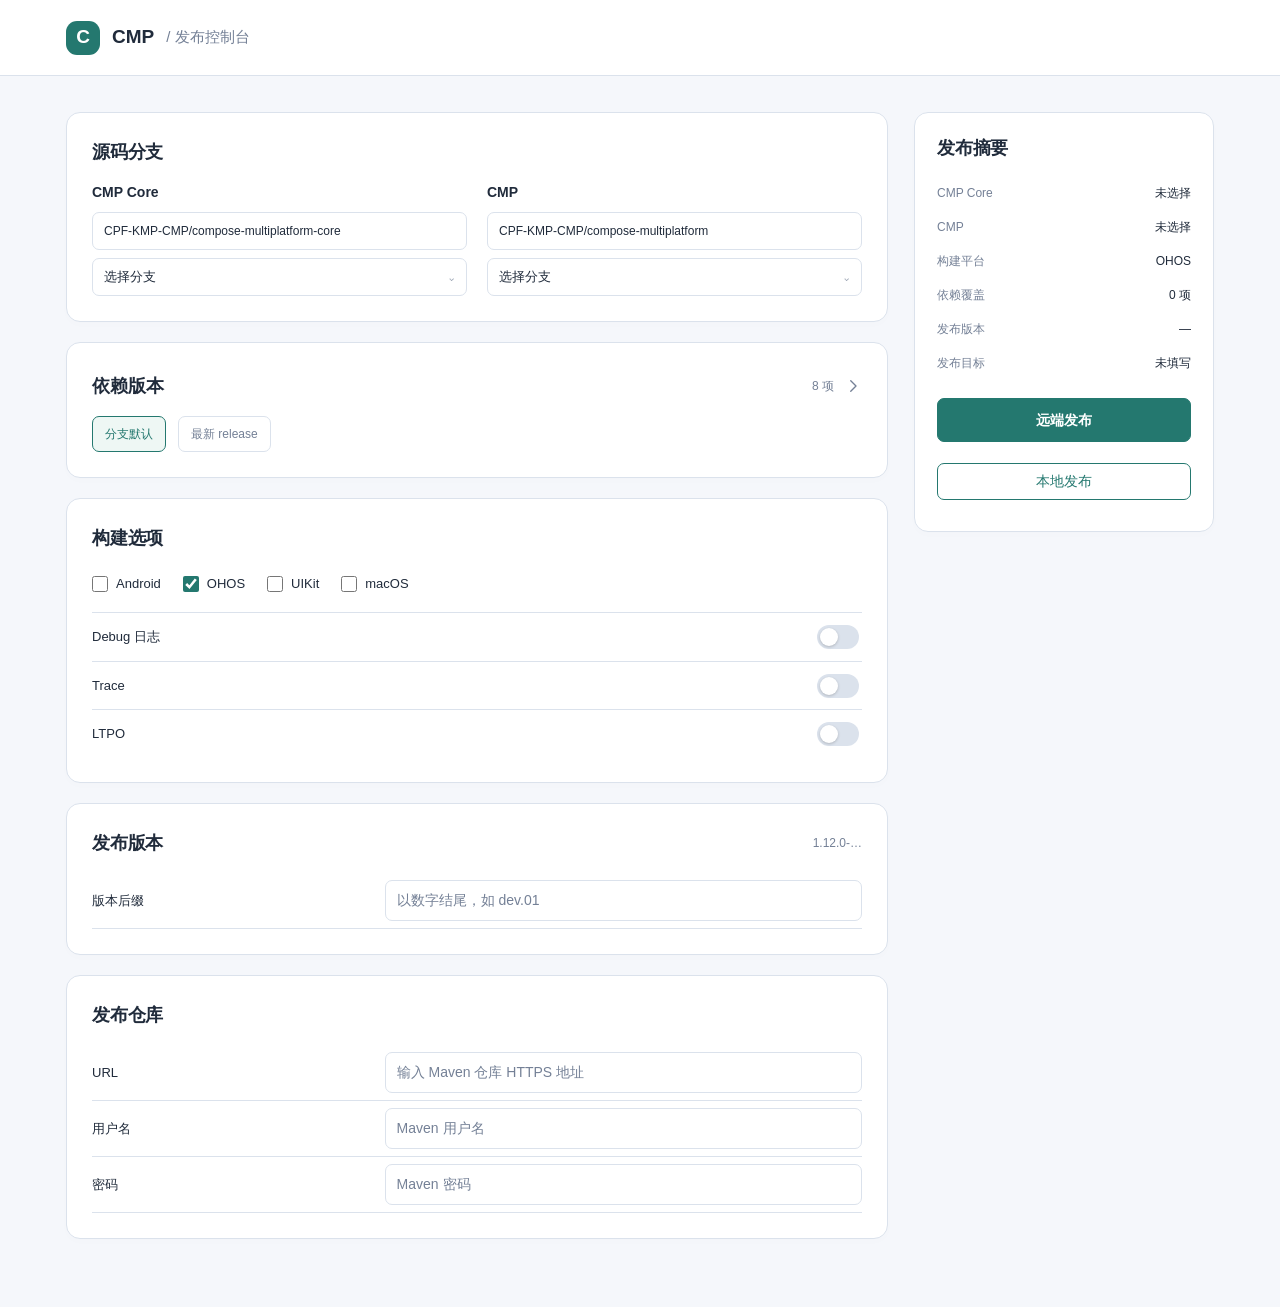
<file: docs/index.html>
<!doctype html>
<html lang="zh-CN">
<head>
  <meta charset="utf-8">
  <meta name="viewport" content="width=device-width,initial-scale=1">
  <meta name="color-scheme" content="light dark">
  <title>CMP 发布</title>
  <link rel="icon" type="image/png" sizes="32x32" href="favicon.png">
  <link rel="icon" type="image/svg+xml" sizes="any" href="favicon.svg">
  <link rel="stylesheet" href="style.css">
</head>
<body>
<header><div class="header-content"><a class="brand" href="./"><span class="logo" aria-hidden="true">C</span>CMP <span class="muted">/ 发布控制台</span></a></div></header>
<main>
  <div class="layout">
    <form id="config-form">
      <section aria-labelledby="sources-title">
        <div class="section-title"><h2 id="sources-title">源码分支</h2></div>
        <div class="branches" id="branches"></div>
      </section>
      <section aria-labelledby="toggle-dependencies">
        <h2 class="section-title dependency-heading">
          <button type="button" id="toggle-dependencies" aria-expanded="false" aria-controls="dependency-panel" aria-label="展开依赖">
            <span>依赖版本</span><span id="dependency-state" class="section-value"></span>
            <svg viewBox="0 0 24 24" width="18" height="18" fill="none" stroke="currentColor" stroke-width="1.8" stroke-linecap="round" stroke-linejoin="round" aria-hidden="true"><path d="m9 5 7 7-7 7"/></svg>
          </button>
        </h2>
        <div class="toolbar" role="group" aria-label="设置所有依赖版本">
          <button type="button" id="reset-modes" aria-label="全部使用分支默认" aria-pressed="true">分支默认</button>
          <button type="button" id="latest-modes" aria-label="全部使用最新 release" aria-pressed="false">最新 release</button>
        </div>
        <div id="dependency-panel" class="dependency-panel" aria-hidden="true" inert><div id="dependencies"></div></div>
      </section>
      <section aria-labelledby="build-options-title">
        <div class="section-title"><h2 id="build-options-title">构建选项</h2></div>
        <div class="platform-options" role="group" aria-label="构建平台">
          <label><input type="checkbox" name="platform" value="android">Android</label>
          <label><input type="checkbox" name="platform" value="ohos" checked>OHOS</label>
          <label><input type="checkbox" name="platform" value="uikit">UIKit</label>
          <label><input type="checkbox" name="platform" value="macos">macOS</label>
        </div>
        <label class="switch-row"><span>Debug 日志</span><input id="build-debug" type="checkbox" role="switch"></label>
        <label class="switch-row"><span>Trace</span><input id="build-trace" type="checkbox" role="switch"></label>
        <label class="switch-row" title="LTPO 日志需开启 Debug 日志；LTPO Trace 输出需开启 Trace"><span>LTPO</span><input id="build-ltpo" type="checkbox" role="switch"></label>
      </section>
      <section aria-labelledby="release-title">
        <div class="section-title"><h2 id="release-title">发布版本</h2><span id="full-version" class="section-value">1.12.0-…</span></div>
        <label class="field form-row"><span>版本后缀</span><input id="suffix" placeholder="以数字结尾，如 dev.01" autocomplete="off" maxlength="64" aria-describedby="suffix-message"></label>
        <p class="hint error" id="suffix-message" role="status" hidden></p>
        </section>
      <section aria-labelledby="repository-title">
        <div class="section-title"><h2 id="repository-title">发布仓库</h2></div>
        <label class="field form-row"><span>URL</span><input id="publish-url" type="url" maxlength="2048" spellcheck="false" autocomplete="off" placeholder="输入 Maven 仓库 HTTPS 地址" aria-describedby="repository-error"></label>
        <label class="field form-row"><span>用户名</span><input id="maven-username" maxlength="128" autocomplete="off" spellcheck="false" placeholder="Maven 用户名" aria-describedby="repository-error"></label>
        <label class="field form-row"><span>密码</span><input id="maven-password" type="password" maxlength="1024" autocomplete="off" placeholder="Maven 密码" aria-describedby="repository-error"></label>
        <p id="repository-error" class="hint error" role="status" hidden></p>
      </section>
    </form>
    <aside>
      <div class="summary-card">
        <h2>发布摘要</h2>
        <dl id="summary"></dl>
        <button type="button" id="publish-run" class="primary submit" aria-describedby="publish-status">远端发布</button>
        <p class="hint publish-status" id="publish-status" role="status"></p>
        <button type="button" id="debug-run" class="debug-button">本地发布</button>
        <p id="debug-status" class="hint" role="status"></p>
      </div>
    </aside>
  </div>
</main>
<script type="module" src="app.js"></script>
</body>
</html>
</file>
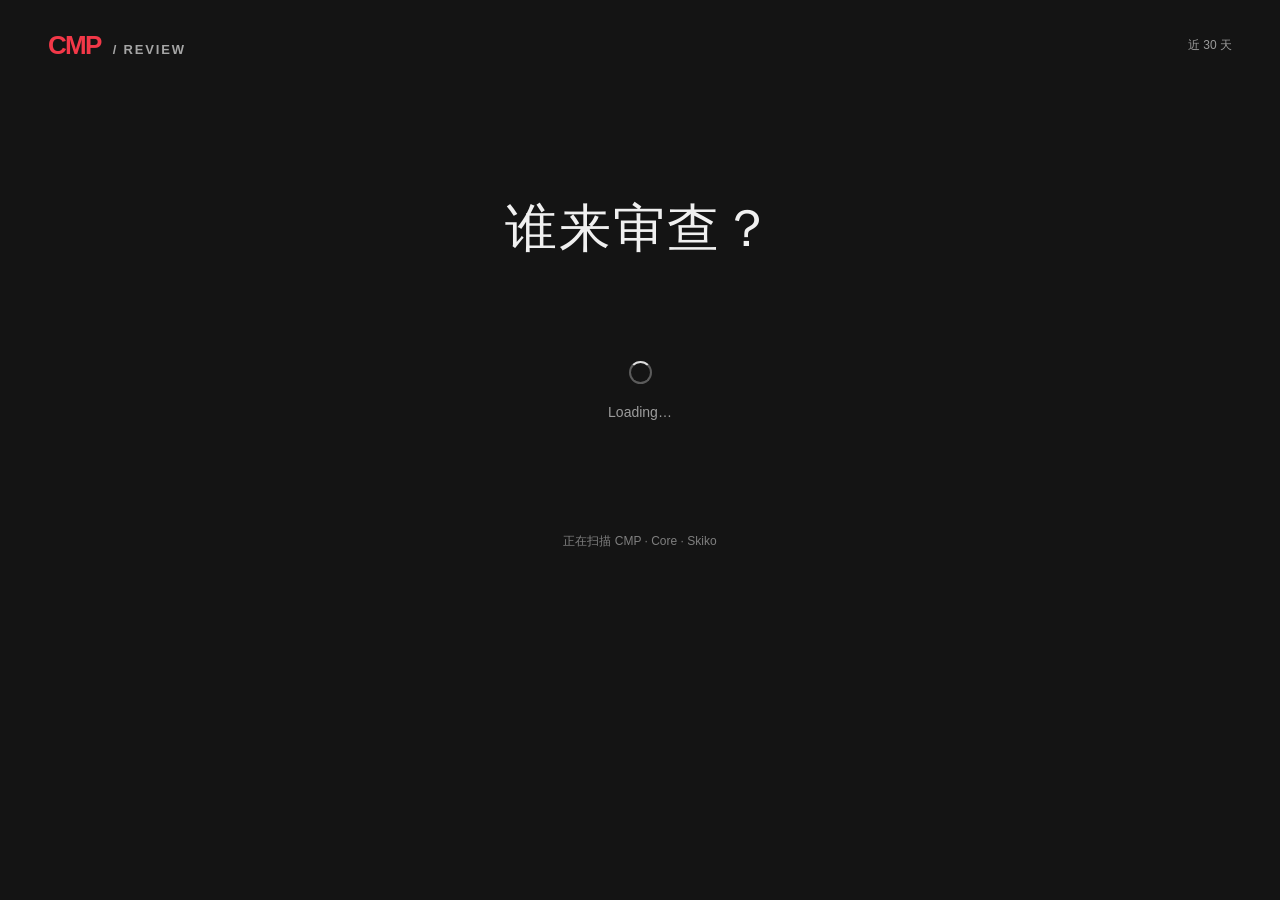
<file: docs/pr/index.html>
<!doctype html>
<html lang="zh-CN">
<head>
  <meta charset="utf-8">
  <meta name="viewport" content="width=device-width, initial-scale=1">
  <meta name="color-scheme" content="dark">
  <meta name="theme-color" content="#141414">
  <title>CMP / REVIEW</title>
  <link rel="icon" type="image/png" href="../favicon.png">
  <link rel="icon" type="image/svg+xml" href="../favicon.svg">
  <link rel="stylesheet" href="style.css">
</head>
<body>
  <header class="topbar">
    <a class="brand" href="./" aria-label="CMP Review 首页"><strong>CMP</strong><span>/ REVIEW</span></a>
    <div class="toolbar">
      <span class="period">近 30 天</span>
      <button class="refresh" id="refresh" type="button" aria-label="刷新近 30 天的待审查请求" hidden>
        <svg width="16" height="16" viewBox="0 0 24 24" fill="none" stroke="currentColor" stroke-width="1.6" stroke-linecap="round" stroke-linejoin="round" aria-hidden="true"><path d="M20 7v5h-5M4 17v-5h5"/><path d="M6.1 7a7 7 0 0 1 11.5-1L20 9M4 15l2.4 3A7 7 0 0 0 17.9 17"/></svg>
        <span>刷新</span>
      </button>
    </div>
  </header>
  <main id="main">
    <div class="error-notice" id="error-notice" role="status" hidden>
      <div><strong>结果不完整</strong><p id="error-message"></p></div>
      <button id="retry" class="quiet-button" type="button" hidden>重新刷新</button>
    </div>
    <section class="chooser" id="chooser" aria-labelledby="chooser-title">
      <h1 id="chooser-title" tabindex="-1">谁来审查？</h1>
      <ul class="profiles" id="profiles" aria-label="审查人"></ul>
      <div class="empty-state" id="home-empty">
        <span class="spinner large" id="home-spinner" aria-hidden="true"></span>
        <p id="home-message">Loading…</p>
      </div>
    </section>
    <section class="detail" id="detail" aria-labelledby="detail-title" hidden>
      <button class="back-button" id="back" type="button">
        <svg width="18" height="18" viewBox="0 0 24 24" fill="none" stroke="currentColor" stroke-width="1.7" stroke-linecap="round" stroke-linejoin="round" aria-hidden="true"><path d="m14 6-6 6 6 6"/></svg>
        所有审查人
      </button>
      <div class="detail-heading">
        <div id="detail-avatar" class="detail-avatar" aria-hidden="true"></div>
        <div class="detail-heading-text">
          <h1 id="detail-title" tabindex="-1">待审查请求</h1>
          <p class="detail-count" id="detail-count"><span id="detail-number"></span><span class="spinner" id="detail-spinner" aria-hidden="true"></span></p>
        </div>
      </div>
      <ul class="pr-list" id="pr-list" aria-label="待审查请求"></ul>
      <div class="empty-state detail-empty" id="detail-empty" hidden><p id="detail-message"></p></div>
    </section>
    <p class="scan-progress" id="scan-progress" aria-hidden="true"></p>
    <p class="sr-only" id="announcer" role="status" aria-live="polite" aria-atomic="true">正在扫描最近 30 天的待审查请求。</p>
  </main>
  <noscript><p class="noscript">请启用 JavaScript 以加载待审查请求。</p></noscript>
  <script type="module" src="app.js"></script>
</body>
</html>
</file>
<file: docs/style.css>
:root{
 color-scheme:light dark;
 font-family:Inter,-apple-system,BlinkMacSystemFont,"Segoe UI","PingFang SC",sans-serif;
 font-size:14px;line-height:1.5;-webkit-font-smoothing:antialiased;
 --page:#f5f7fb;--surface:#fff;--field:#fff;--text:#202b3b;
 --muted:#748096;--line:#dbe2ec;--accent:#24786f;--button:#24786f;--button-text:#fff;--button-disabled-opacity:.5;--green:#237862;
 --red:#b44343;--hover:#eef7f4;--focus:#479b8e;
 --panel-shadow:0 12px 30px #17284526;--header:#fff;
 background:var(--page);color:var(--text);
}
*{box-sizing:border-box}body{margin:0}[hidden]{display:none!important}
header{height:76px;background:var(--header);border-bottom:1px solid var(--line)}
.header-content{max-width:1200px;height:100%;margin:auto;padding:0 26px;display:flex;align-items:center}
.brand{display:flex;align-items:center;gap:12px;color:var(--text);text-decoration:none;font-size:19px;font-weight:700}.brand .muted{font-weight:400;font-size:15px;color:var(--muted)}.logo{display:grid;place-items:center;width:34px;height:34px;border-radius:11px;background:var(--button);color:var(--button-text)}
main{max-width:1200px;margin:auto;padding:36px 26px 48px}.layout{display:grid;grid-template-columns:minmax(0,1fr) 300px;gap:26px;align-items:start}
section,.summary-card{background:var(--surface);border:1px solid var(--line);border-radius:14px;padding:25px;margin-bottom:20px;box-shadow:0 3px 10px #25385803}
h2,h3,p{margin:0}h2{font-size:18px;font-weight:600;letter-spacing:-.2px}h3{font-size:14px;font-weight:550}
.section-title{display:flex;align-items:center;justify-content:space-between;gap:12px;min-height:28px;margin-bottom:16px}
.section-value{font-size:12px;font-weight:400;color:var(--muted);margin-left:auto;white-space:nowrap}
button,input,select{font:inherit}button{cursor:pointer;border:1px solid var(--line);background:var(--surface);color:var(--muted);border-radius:7px;min-height:36px;padding:7px 12px;transition:background 150ms ease,color 150ms ease}
button:hover:not(:disabled){background:var(--hover)}button:disabled{cursor:not-allowed;color:var(--muted)}
input,select{width:100%;min-width:0;min-height:38px;padding:8px 11px;border:1px solid var(--line);border-radius:7px;background:var(--field);color:var(--text);outline:none}
input::placeholder{color:var(--muted);opacity:1}input:disabled{color:var(--muted);opacity:1}select{cursor:pointer}
.branches{display:grid;grid-template-columns:1fr 1fr;gap:20px}.branch-block h3{margin-bottom:9px}.field{display:block}.branch-block .field{margin-bottom:8px}.branch-block input{font-size:12px}
.dependency-heading{display:block;margin-bottom:12px}
#toggle-dependencies{display:flex;align-items:center;gap:10px;width:100%;min-height:36px;padding:0;border:0;background:transparent;color:var(--text);font-size:18px;font-weight:600;text-align:left}
#toggle-dependencies:hover{background:transparent;color:var(--accent)}
#toggle-dependencies svg{flex-shrink:0;color:var(--muted);transition:transform 200ms ease}
#toggle-dependencies[aria-expanded=true] svg{transform:rotate(90deg)}
.toolbar{display:flex;flex-wrap:wrap;gap:12px}.toolbar button{min-height:36px;padding:7px 12px;font-size:12px}.toolbar button[aria-pressed=true]{border-color:var(--accent);color:var(--accent);background:var(--hover)}
.dependency-panel{display:grid;grid-template-rows:0fr;opacity:0;margin-top:0;transition:grid-template-rows 220ms ease,opacity 180ms ease,margin-top 220ms ease}.dependency-panel.is-open{grid-template-rows:1fr;opacity:1;margin-top:16px}
#dependencies{min-height:0;overflow:hidden}.dependency{display:grid;grid-template-columns:minmax(105px,1fr) minmax(110px,1fr) minmax(130px,1.35fr);align-items:start;gap:10px;padding:15px 0;border-top:1px solid var(--line)}
.dependency>div:first-child{padding-top:8px}.dependency strong{font-size:12px;font-weight:550}.dependency select,.dependency input{font-size:12px}
.dependency .check{font-size:11px;padding:2px 0;min-height:28px;margin-top:2px}.dependency .check:hover{background:transparent;text-decoration:underline}
.status{font-size:11px;color:var(--muted);line-height:1.6;overflow-wrap:anywhere}.status:empty{display:none}.error{color:var(--red)!important}.success{color:var(--green)!important}
.form-row{display:flex;align-items:center;justify-content:space-between;gap:20px;min-height:56px;margin:0;border-bottom:1px solid var(--line)}
.form-row>span{flex-shrink:0;font-size:13px}.form-row input{width:62%;text-align:left;background:var(--field);padding:9px 11px}
.platform-options{display:flex;flex-wrap:wrap;gap:8px 22px;padding-bottom:12px;border-bottom:1px solid var(--line)}.platform-options label{display:flex;align-items:center;gap:8px;min-height:32px;cursor:pointer;font-size:13px}.platform-options input{appearance:auto;width:16px;height:16px;min-height:16px;margin:0;padding:0;accent-color:var(--button);cursor:pointer}
.switch-row{display:flex;align-items:center;justify-content:space-between;gap:20px;min-height:48px;cursor:pointer;font-size:13px}.switch-row+.switch-row{border-top:1px solid var(--line)}
.switch-row:has(input:disabled){opacity:.45;cursor:not-allowed}.switch-row input:disabled{cursor:not-allowed}
.switch-row input{appearance:none;flex-shrink:0;width:42px;height:24px;min-height:24px;padding:3px;border:0;border-radius:20px;background:var(--line);cursor:pointer;transition:background 150ms ease}.switch-row input::before{content:"";display:block;width:18px;height:18px;border-radius:50%;background:#fff;box-shadow:0 1px 3px #0003;transition:transform 150ms ease}.switch-row input:checked{background:var(--button)}.switch-row input:checked::before{transform:translateX(18px)}
#release-title{flex-shrink:0}#full-version{min-width:0;text-align:right;white-space:normal;overflow-wrap:anywhere}
.hint{font-size:11px;color:var(--muted);margin-top:9px}.summary-card{position:sticky;top:24px;padding:22px}.summary-card h2{margin-bottom:22px}
dl{display:grid;grid-template-columns:auto minmax(0,1fr);gap:16px 14px;margin:0 0 26px;font-size:12px}dt{color:var(--muted)}dd{margin:0;text-align:right;font-weight:500;overflow-wrap:anywhere}
.primary{width:100%;min-height:44px;background:var(--button);color:var(--button-text);font-weight:600;border-radius:7px;border-color:var(--button)}.primary:hover:not(:disabled){background:var(--button);filter:brightness(1.06)}.primary:disabled{background:var(--button);color:var(--button-text);opacity:var(--button-disabled-opacity)}.publish-status{text-align:center}
.branch-picker{position:relative}.branch-trigger{display:flex;align-items:center;justify-content:space-between;gap:10px;width:100%;min-height:38px;padding:8px 11px;text-align:left;font-size:13px;background:var(--field);color:var(--text)}
.branch-trigger>span:first-child{overflow:hidden;text-overflow:ellipsis;white-space:nowrap}.branch-chevron{flex-shrink:0;color:var(--muted);transition:transform 160ms ease}.branch-trigger[aria-expanded=true] .branch-chevron{transform:rotate(180deg)}
.branch-panel{position:absolute;top:calc(100% + 6px);left:0;width:100%;z-index:20;background:var(--surface);border:1px solid var(--line);border-radius:12px;box-shadow:var(--panel-shadow);overflow:hidden}
.branch-search-row{display:flex;align-items:center;gap:4px;padding:8px;border-bottom:1px solid var(--line)}.branch-search-row input{margin:0;font-size:12px}.branch-refresh{flex-shrink:0;width:32px;padding:0;font-size:21px}
.branch-list{max-height:250px;overflow-y:auto;overscroll-behavior:contain;padding:4px}.branch-list:empty{padding:0}.branch-option{display:flex;align-items:center;justify-content:space-between;gap:10px;min-height:36px;padding:8px 10px;border-radius:7px;font-size:12px;cursor:pointer}.branch-option-name{overflow-wrap:anywhere;min-width:0}.branch-option-mark{flex-shrink:0;color:var(--accent)}
.branch-option:hover,.branch-option.is-active{background:var(--hover)}.branch-option[aria-selected=true]{color:var(--accent);font-weight:600}.branch-picker-status{font-size:12px;padding:12px;color:var(--muted);overflow-wrap:anywhere}
@media(prefers-color-scheme:dark){:root{--page:#14161b;--surface:#1e222a;--field:#171b22;--text:#e5e9f0;--muted:#a1adbf;--line:#3d4758;--accent:#8ed8c7;--button:#63b8a7;--button-text:#102c27;--button-disabled-opacity:.65;--green:#82d9b7;--red:#ff9e9e;--hover:#2b463f;--focus:#8ed8c7;--panel-shadow:0 12px 30px #0006;--header:#1c1f26}section,.summary-card{box-shadow:none}}
@media(max-width:900px){.layout{grid-template-columns:1fr}.summary-card{position:static}.summary-card dl{grid-template-columns:1fr 1fr}.summary-card{margin-bottom:0}}
@media(max-width:560px){header{height:56px}.header-content{padding:0 20px}main{padding:20px 14px 32px}section,.summary-card{padding:18px;border-radius:14px}.branches{grid-template-columns:1fr;gap:20px}.branch-block+.branch-block{border-top:1px solid var(--line);padding-top:18px}.dependency{grid-template-columns:1fr 1.1fr}.dependency>div:last-child{grid-column:1/-1}.dependency input{font-size:16px}input,select{font-size:16px}.branch-block input{font-size:14px}.branch-trigger{min-height:44px}.branch-option{min-height:44px}.form-row{gap:10px}.form-row input{font-size:14px}}
@media(prefers-reduced-motion:reduce){*,*::before,*::after{transition:none!important;scroll-behavior:auto!important}}
@media(forced-colors:active){.toolbar button[aria-pressed=true]{outline:2px solid Highlight}.branch-option.is-active{outline:1px solid Highlight}.switch-row input{appearance:auto}}
button:focus-visible,input:focus-visible,select:focus-visible{outline:3px solid var(--focus);outline-offset:3px}

.debug-button{width:100%;margin-top:12px;color:var(--accent);border-color:var(--accent)}
#debug-status a,#publish-status a{display:block;color:var(--accent);margin-top:5px}
#config-form[inert]{opacity:.65}
.is-loading::before{content:"";display:inline-block;width:12px;height:12px;margin-right:8px;vertical-align:-2px;border:2px solid currentColor;border-right-color:transparent;border-radius:50%;animation:button-spin .8s linear infinite}
@keyframes button-spin{to{transform:rotate(360deg)}}
@media(prefers-reduced-motion:reduce){.is-loading::before{animation:none}}
</file>
<file: docs/pr/style.css>
:root{color-scheme:dark;font-family:Inter,-apple-system,BlinkMacSystemFont,"Segoe UI","PingFang SC","Microsoft YaHei",sans-serif;color:#f0f0f0;background:#141414;font-synthesis:none;-webkit-font-smoothing:antialiased;--muted:#9c9c9c;--line:#343434}
*{box-sizing:border-box}body{margin:0;min-width:280px}button,a{-webkit-tap-highlight-color:transparent}button{font:inherit;cursor:pointer}button,a{touch-action:manipulation}button{color:inherit}a{color:inherit;text-decoration:none}[hidden]{display:none!important}h1,h2,p{margin:0}ul{list-style:none;padding:0;margin:0}button:focus-visible,a:focus-visible{outline:3px solid #fff;outline-offset:6px}h1:focus{outline:none}
.topbar{max-width:1440px;margin:auto;min-height:90px;padding:24px 48px;display:flex;align-items:center;justify-content:space-between;gap:20px}.brand{display:inline-flex;align-items:baseline;gap:12px;white-space:nowrap;font-size:13px;font-weight:600;letter-spacing:.14em}.brand strong{color:#f23848;font-size:26px;font-weight:850;letter-spacing:-.065em}.brand span{color:#a6a6a6}.toolbar{display:flex;align-items:center;gap:24px;color:var(--muted);font-size:12px}.period{white-space:nowrap}.refresh{display:inline-flex;align-items:center;gap:7px;min-height:36px;padding:4px 0;background:none;border:0;color:#c7c7c7}.refresh:hover{color:#fff}.refresh svg{flex:none}
main{max-width:1180px;margin:auto;padding:0 40px 40px}.chooser{text-align:center;padding:clamp(55px,10vh,120px) 0 30px}.chooser h1{font-size:clamp(32px,4.5vw,52px);font-weight:500;letter-spacing:.035em;line-height:1.3;margin-bottom:48px}.profiles{display:flex;flex-wrap:wrap;justify-content:center;gap:35px 28px;max-width:1040px;margin:0 auto}.profile{width:148px;min-width:0}.profile-link{display:flex;flex-direction:column;align-items:center;border-radius:7px;outline-offset:8px}.avatar-frame{position:relative;display:block;width:100%;aspect-ratio:1;border-radius:7px;overflow:hidden;background:#2b2b2d;border:3px solid transparent;transition:border-color .16s,transform .16s}.avatar-frame img{width:100%;height:100%;display:block;object-fit:cover}.avatar-initials{position:absolute;inset:0;display:grid;place-items:center;font-size:48px;font-weight:500;color:#e4e4e4}.profile-link:hover .avatar-frame,.profile-link:focus-visible .avatar-frame{border-color:#f0f0f0;transform:translateY(-3px)}.profile-name{display:block;width:100%;margin-top:16px;color:#b6b6b6;font-size:16px;line-height:1.5;overflow:hidden;text-overflow:ellipsis;white-space:nowrap;transition:color .16s}.profile-link:hover .profile-name,.profile-link:focus-visible .profile-name{color:#fff}.profile-count{display:flex;align-items:center;justify-content:center;gap:7px;margin-top:5px;color:#929292;font-size:12px;line-height:1.5;min-height:18px}.spinner{display:inline-block;flex:none;width:11px;height:11px;border:1.5px solid #5b5b5b;border-top-color:#ddd;border-radius:50%;animation:spin .8s linear infinite}.spinner.large{width:23px;height:23px;border-width:2px}
.empty-state{min-height:165px;display:flex;flex-direction:column;align-items:center;justify-content:center;gap:17px;color:var(--muted);font-size:14px;line-height:1.7}.scan-progress{margin:25px auto 0;text-align:center;color:#7f7f7f;font-size:12px;line-height:1.7;min-height:21px}.error-notice{display:flex;align-items:center;justify-content:space-between;gap:20px;padding:16px 20px;margin:18px auto 0;border:1px solid #514235;border-radius:8px;background:#211e1a;max-width:900px;font-size:13px;line-height:1.6}.error-notice strong{color:#e9cbaa;font-weight:500}.error-notice p{color:#b0a499;font-size:12px;margin-top:3px;overflow-wrap:anywhere}.quiet-button{flex:none;border:1px solid #635445;border-radius:5px;padding:8px 12px;background:transparent;font-size:12px;color:#e9cbaa;min-height:36px}.quiet-button:hover{background:#342b22}
.detail{max-width:900px;margin:28px auto 0}.back-button{display:inline-flex;align-items:center;gap:6px;min-height:36px;padding:4px 2px;color:var(--muted);font-size:13px;background:none;border:0}.back-button:hover{color:#fff}.detail-heading{display:flex;align-items:center;gap:20px;margin:35px 0 32px}.detail-avatar{width:68px;flex:none}.detail-avatar .avatar-frame{border-width:0;border-radius:6px}.detail-avatar .avatar-initials{font-size:27px}.detail-heading-text{min-width:0}.detail h1{font-size:30px;font-weight:500;line-height:1.35;overflow-wrap:anywhere}.detail-count{display:flex;align-items:center;gap:9px;margin-top:9px;font-size:13px;color:var(--muted);min-height:20px}.pr-list{display:grid;gap:14px}.pr-card{padding:23px 26px;border:1px solid #2f2f2f;border-radius:9px;background:#1b1b1b}.pr-topline{display:flex;align-items:center;gap:9px;margin-bottom:11px;font-size:12px;color:var(--muted)}.repo-badge{padding:3px 7px;border:1px solid #3b3b3b;border-radius:4px;color:#d7d7d7;font-size:11px;font-weight:550}.pr-draft{color:#b2a88f}.pr-title{font-size:18px;font-weight:550;line-height:1.5;overflow-wrap:anywhere}.pr-description{margin-top:9px;color:#aaa;font-size:13px;line-height:1.7;overflow-wrap:anywhere;white-space:pre-line;display:-webkit-box;-webkit-line-clamp:3;-webkit-box-orient:vertical;overflow:hidden}.pr-footer{display:flex;align-items:flex-end;justify-content:space-between;gap:20px;margin-top:21px}.pr-meta{display:flex;flex-wrap:wrap;gap:6px 17px;min-width:0;color:#858585;font-size:11px;line-height:1.7}.pr-meta span{overflow-wrap:anywhere}.pr-open{flex:none;display:inline-flex;align-items:center;gap:6px;min-height:34px;font-size:12px;color:#dedede;white-space:nowrap}.pr-open:hover{color:#fff;text-decoration:underline;text-underline-offset:4px}.pr-open[aria-disabled=true]{color:#777;pointer-events:none}.detail-empty{min-height:120px;text-align:center}.sr-only{position:absolute;width:1px;height:1px;padding:0;margin:-1px;overflow:hidden;clip:rect(0,0,0,0);white-space:nowrap;border:0}.noscript{text-align:center;padding:24px;color:#ccc;font-size:14px}
@keyframes spin{to{transform:rotate(360deg)}}
@media(min-width:1200px){.chooser{padding-top:105px}}
@media(max-width:650px){.topbar{min-height:76px;padding:18px 22px}.brand{font-size:10px;gap:9px}.brand strong{font-size:23px}.toolbar{gap:17px;font-size:11px}.refresh{font-size:12px}main{padding:0 22px 32px}.chooser{padding-top:56px}.chooser h1{margin-bottom:34px;font-size:32px}.profiles{gap:28px 22px}.profile{width:calc((100% - 44px)/3);max-width:145px}.profile-name{font-size:14px;margin-top:12px}.profile-count{font-size:11px;gap:5px}.avatar-initials{font-size:35px}.detail{margin-top:18px}.detail-heading{margin:25px 0;gap:15px}.detail h1{font-size:25px}.detail-avatar{width:58px}.pr-card{padding:20px}.pr-title{font-size:16px}.pr-footer{display:block;margin-top:16px}.pr-meta{gap:4px 13px}.pr-open{margin-top:10px}.error-notice{align-items:flex-start;padding:14px;gap:12px}.quiet-button{padding:7px 9px}.scan-progress{font-size:11px;margin-top:20px}}
@media(max-width:430px){.topbar{padding:16px 20px}.toolbar{gap:13px}.brand{letter-spacing:.08em}.profile{width:calc((100% - 30px)/2);max-width:138px}.profiles{column-gap:30px}.profile-count{font-size:12px}.chooser{padding-top:49px}.chooser h1{font-size:30px}.profile-name{font-size:15px}.avatar-initials{font-size:43px}}
@media(prefers-reduced-motion:reduce){*,*::before,*::after{animation:none!important;transition:none!important;scroll-behavior:auto!important}.profile-link:hover .avatar-frame,.profile-link:focus-visible .avatar-frame{transform:none}}
@media(forced-colors:active){.avatar-frame,.pr-card,.repo-badge{border:1px solid CanvasText}.spinner{border-color:GrayText;border-top-color:CanvasText}.profile-link:hover .avatar-frame{border:3px solid Highlight}}
</file>
